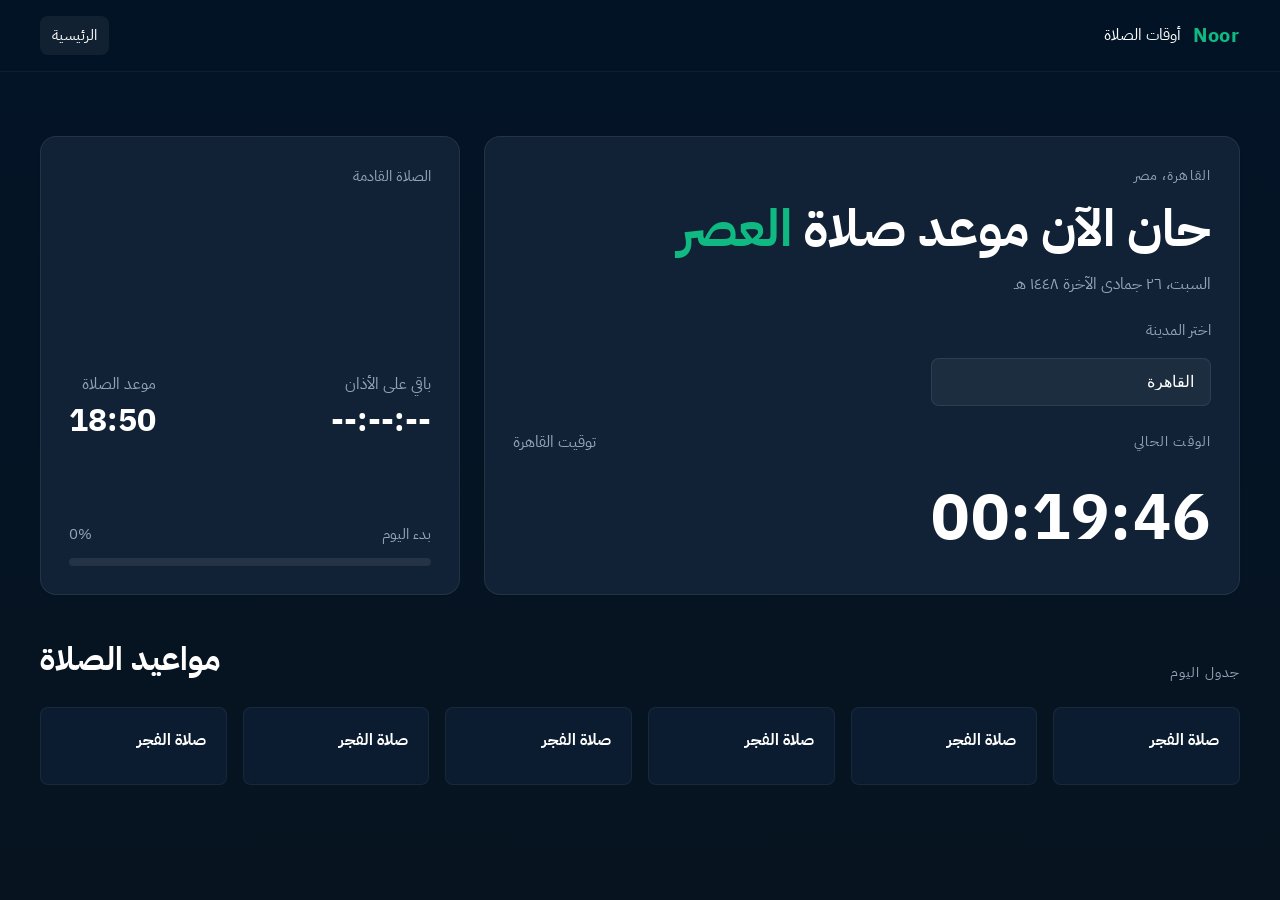
<file: index.html>
<!doctype html>
<html lang="ar" dir="rtl">
  <head>
    <meta charset="UTF-8" />
    <meta name="viewport" content="width=device-width, initial-scale=1.0" />
    <link rel="preconnect" href="https://fonts.googleapis.com" />
    <link rel="preconnect" href="https://fonts.gstatic.com" crossorigin />
    <link
      href="https://fonts.googleapis.com/css2?family=IBM+Plex+Sans+Arabic:wght@400;500;600;700&family=Inter:ital,opsz,wght@0,14..32,100..900;1,14..32,100..900&display=swap"
      rel="stylesheet"
    />
    <link rel="stylesheet" href="./css/dark.css" />
    <link rel="stylesheet" href="./css/style.css" />

    <title>الرئيسية - أوقات الصلاة</title>
  </head>
  <body>
    <header>
      <div class="container header-inner">
        <div class="brand">
          <div class="logo">Noor</div>
          <div class="brand-label">أوقات الصلاة</div>
        </div>
        <nav>
          <a href="#Home" class="nav-link active">الرئيسية</a>
          <!-- <a href="prays.html" class="nav-link">مواعيد الصلاة</a> -->
          <!-- <a href="#about" class="nav-link">عن التطبيق</a> -->
        </nav>
      </div>
    </header>
    <main>
      <section id="overview" class="hero">
        <div class="container hero-grid">
          <section class="panel">
            <div class="hero-meta">
              <p class="eyebrow" id="city-label">القاهرة، مصر</p>
              <h1 id="hero-title">
                حان الآن موعد صلاة <span id="hero-prayer">العصر</span>
              </h1>
              <p class="date-label" id="current-date">
                الجمعة، ١٤ ربيع الثاني ١٤٤٦هـ
              </p>
              <label for="cities" class="city-select-label">اختر المدينة</label>
              <select id="cities" class="city-select"></select>
            </div>
            <div class="clock-panel">
              <div class="clock-meta">
                <p class="eyebrow">الوقت الحالي</p>
                <span>توقيت </span>
              </div>
              <div id="current-time" class="digital-clock">21:07:52</div>
            </div>
          </section>
          <aside class="next-prayer-card">
            <section class="panel">
              <p class="section-title">الصلاة القادمة</p>
              <h2 id="next-prayer-name"></h2>
              <div class="prayer-spot">
                <div>
                  <p class="label">باقي على الأذان</p>
                  <p id="next-prayer-countdown" class="time"></p>
                </div>
                <div>
                  <p class="label">موعد الصلاة</p>
                  <p id="next-prayer-time" class="time">18:50</p>
                </div>
              </div>
              <div class="progress-group">
                <div class="progress-row">
                  <span>بدء اليوم</span>
                  <span id="progress-label">0%</span>
                </div>
                <div class="progress-bar">
                  <div class="progress-fill" id="progress-fill"></div>
                </div>
              </div>
            </section>
          </aside>
        </div>
      </section>
      <section id="prayers" class="prayer-list">
        <div class="container">
          <div class="section-head">
            <p class="eyebrow">جدول اليوم</p>
            <h2>مواعيد الصلاة</h2>
          </div>
          <div id="prayer-cards" class="prayer-grid">
            <div class="prayer-card">
              <h3 class="prayer-name">صلاة الفجر</h3>
              <p class="prayer-time"></p>
              <p class="prayer-note"></p>
            </div>
            <div class="prayer-card">
              <h3 class="prayer-name">صلاة الفجر</h3>
              <p class="prayer-time"></p>
              <p class="prayer-note"></p>
            </div>
            <div class="prayer-card">
              <h3 class="prayer-name">صلاة الفجر</h3>
              <p class="prayer-time"></p>
              <p class="prayer-note"></p>
            </div>
            <div class="prayer-card">
              <h3 class="prayer-name">صلاة الفجر</h3>
              <p class="prayer-time"></p>
              <p class="prayer-note"></p>
            </div>
            <div class="prayer-card">
              <h3 class="prayer-name">صلاة الفجر</h3>
              <p class="prayer-time"></p>
              <p class="prayer-note"></p>
            </div>
            <div class="prayer-card">
              <h3 class="prayer-name">صلاة الفجر</h3>
              <p class="prayer-time"></p>
              <p class="prayer-note"></p>
            </div>
          </div>
        </div>
      </section>
    </main>
    <script src="script.js"></script>
  </body>
</html>
</file>
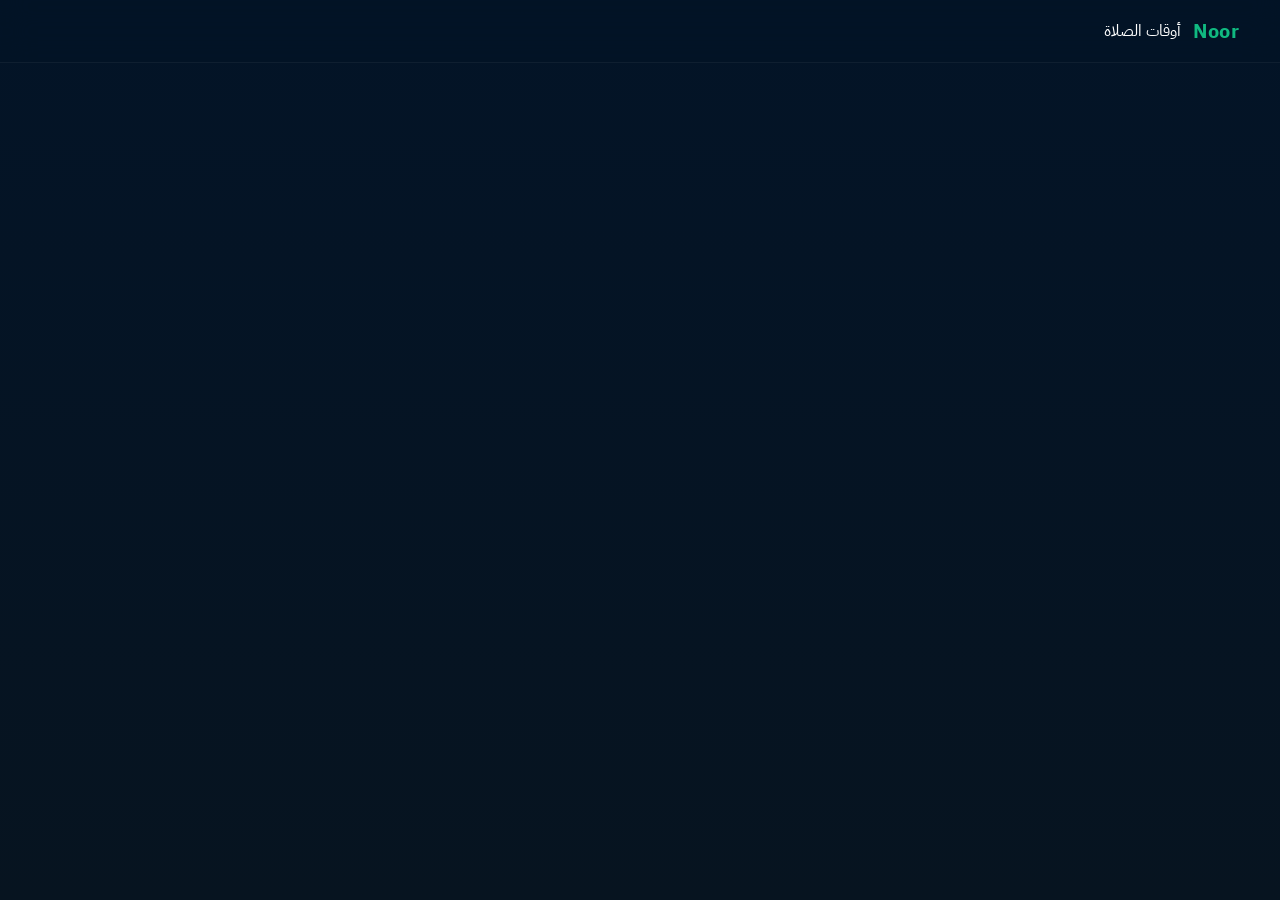
<file: prays.html>
<!doctype html>
<html lang="en" dir="rtl">
  <head>
    <meta charset="UTF-8" />
    <meta name="viewport" content="width=device-width, initial-scale=1.0" />
    <link rel="preconnect" href="https://fonts.googleapis.com" />
    <link rel="preconnect" href="https://fonts.gstatic.com" crossorigin />
    <link
      href="https://fonts.googleapis.com/css2?family=IBM+Plex+Sans+Arabic:wght@400;500;600;700&family=Inter:ital,opsz,wght@0,14..32,100..900;1,14..32,100..900&display=swap"
      rel="stylesheet"
    />
    <link rel="stylesheet" href="./css/dark.css" />
    <link rel="stylesheet" href="./css/style.css" />
    <title>جميع الاوقات - أوقات الصلاة</title>
  </head>
  <body>
    <header>
      <div class="container header-inner">
        <div class="brand">
          <div class="logo">Noor</div>
          <div class="brand-label">أوقات الصلاة</div>
        </div>
        <nav>
          <!-- <a href="index.html" class="nav-link">الرئيسية</a> -->
          <!-- <a href="prays.html" class="nav-link active">مواعيد الصلاة</a> -->
          <!-- <a href="#about" class="nav-link">عن التطبيق</a> -->
        </nav>
      </div>
    </header>
  </body>
</html>
</file>
<file: css/dark.css>
:root {
  /* Colors - Dark Mode (Default) */
  --color-surface: #031427;
  --color-surface-dim: #031427;
  --color-surface-bright: #2a3a4f;
  --color-surface-container-lowest: #000f21;
  --color-surface-container-low: #0b1c30;
  --color-surface-container: #112236;
  --color-surface-container-high: #1a2d42;
  --color-surface-container-highest: #24384e;
  
  --color-on-surface: #ffffff;
  --color-on-surface-variant: #94a3b8;
  --color-outline: #475569;
  --color-outline-variant: #334155;

  --color-primary: #10b981; /* Emerald Green */
  --color-on-primary: #ffffff;
  --color-primary-container: #064e3b;
  --color-on-primary-container: #d1fae5;

  --color-secondary: #38bdf8; /* Sky Blue */
  --color-on-secondary: #ffffff;
  --color-secondary-container: #0c4a6e;
  --color-on-secondary-container: #e0f2fe;

  /* Typography */
  --font-family-base: 'Inter', system-ui, -apple-system, sans-serif;
  
  --font-size-display-lg: 3.5rem;   /* 56px */
  --font-size-headline-lg: 2rem;    /* 32px */
  --font-size-headline-md: 1.5rem;  /* 24px */
  --font-size-title-lg: 1.25rem;    /* 20px */
  --font-size-title-md: 1.125rem;   /* 18px */
  --font-size-body-lg: 1.125rem;    /* 18px */
  --font-size-body-md: 1rem;        /* 16px */
  --font-size-label-md: 0.875rem;   /* 14px */
  --font-size-label-sm: 0.75rem;    /* 12px */

  /* Spacing & Layout */
  --spacing-xs: 0.25rem;  /* 4px */
  --spacing-sm: 0.5rem;   /* 8px */
  --spacing-md: 1rem;     /* 16px */
  --spacing-lg: 1.5rem;   /* 24px */
  --spacing-xl: 2rem;     /* 32px */
  --spacing-2xl: 3rem;    /* 48px */

  /* Shape & Effects */
  --radius-none: 0;
  --radius-sm: 4px;
  --radius-md: 8px;        /* Round Eight Default */
  --radius-lg: 16px;
  --radius-full: 9999px;

  --shadow-sm: 0 1px 2px 0 rgba(0, 0, 0, 0.05);
  --shadow-md: 0 4px 6px -1px rgba(0, 0, 0, 0.1), 0 2px 4px -1px rgba(0, 0, 0, 0.06);
}

/* Light Mode Overrides (Optional) */
[data-theme="light"] {
  --color-surface: #f8fafc;
  --color-on-surface: #0f172a;
  --color-on-surface-variant: #64748b;
  /* ... add other light mode overrides here */
}
</file>
<file: css/style.css>
:root {
  color-scheme: dark;
}

* {
  box-sizing: border-box;
  padding: 0;
  margin: 0;
}

html,
body {
  margin: 0;
  min-height: 100%;
}

body {
  font-family:
    "IBM Plex Sans Arabic",
    "Inter",
    system-ui,
    -apple-system,
    sans-serif;
  background: linear-gradient(180deg, var(--color-surface) 0%, #071420 100%);
  color: var(--color-on-surface);
  line-height: 1.5;
}

button,
a {
  font: inherit;
}

button {
  border: none;
  background: none;
  color: inherit;
  cursor: pointer;
}

img {
  display: block;
  max-width: 100%;
}

.container {
  width: min(1200px, calc(100% - 2rem));
  margin: 0 auto;
}

header {
  position: sticky;
  top: 0;
  z-index: 10;
  background: rgba(3, 20, 39, 0.82);
  backdrop-filter: blur(14px);
  border-bottom: 1px solid rgba(255, 255, 255, 0.05);
}

.header-inner {
  display: flex;
  align-items: center;
  justify-content: space-between;
  gap: 1rem;
  padding: 1rem 0;
}

.brand {
  display: flex;
  align-items: center;
  gap: 0.75rem;
}

.logo {
  font-size: 1.25rem;
  font-weight: 700;
  letter-spacing: 0.04em;
  color: var(--color-primary);
}

nav {
  display: flex;
  gap: 1rem;
}

.nav-link {
  color: var(--color-on-surface-variant);
  text-decoration: none;
  font-size: 0.95rem;
  padding: 0.5rem 0.75rem;
  border-radius: var(--radius-md);
  transition:
    background 0.2s ease,
    color 0.2s ease;
}

.nav-link:hover,
.nav-link.active {
  background: rgba(255, 255, 255, 0.06);
  color: var(--color-on-surface);
}

.actions {
  display: flex;
  gap: 0.75rem;
}

.icon-btn {
  width: 2.75rem;
  height: 2.75rem;
  border-radius: 16px;
  background: rgba(255, 255, 255, 0.04);
  display: grid;
  place-items: center;
  transition:
    transform 0.2s ease,
    background 0.2s ease;
}

.icon-btn:hover {
  transform: translateY(-1px);
  background: rgba(16, 185, 129, 0.12);
}

main {
  padding: 2rem 0 4rem;
}

.hero {
  padding: 2rem 0 2.5rem;
}

.hero-grid {
  display: grid;
  grid-template-columns: minmax(0, 1.8fr) minmax(320px, 1fr);
  gap: 1.5rem;
}

.panel {
  background: var(--color-surface-container);
  border: 1px solid rgba(255, 255, 255, 0.08);
  border-radius: var(--radius-lg);
  padding: 1.75rem;
  box-shadow: var(--shadow-sm);
}

.hero-meta {
  display: grid;
  gap: 1rem;
}

.city-select-label {
  color: var(--color-on-surface-variant);
  font-size: 0.95rem;
  margin-top: 0.5rem;
}

.city-select {
  width: 100%;
  max-width: 280px;
  appearance: none;
  background: rgba(255, 255, 255, 0.05);
  border: 1px solid rgba(255, 255, 255, 0.08);
  color: var(--color-on-surface);
  border-radius: var(--radius-md);
  padding: 0.9rem 1rem;
  font-size: 1rem;
}

.city-select option {
  background: var(--color-surface);
}

.eyebrow {
  margin: 0;
  color: var(--color-on-surface-variant);
  letter-spacing: 0.08em;
  font-size: 0.875rem;
  text-transform: uppercase;
}

.hero-meta h1 {
  margin: 0;
  font-size: clamp(2.1rem, 4vw, 3.5rem);
  line-height: 1.05;
  font-weight: 700;
}

.hero-meta h1 span {
  color: var(--color-primary);
}

.hero-meta .date-label {
  margin: 0;
  color: var(--color-on-surface-variant);
  font-size: 0.975rem;
}

.clock-panel {
  display: grid;
  gap: 1rem;
  margin-top: 1.5rem;
}

.digital-clock {
  font-size: clamp(2.5rem, 5vw, 4.5rem);
  font-weight: 700;
  letter-spacing: 1.2px;
}

.clock-meta {
  display: flex;
  align-items: center;
  justify-content: space-between;
  gap: 1rem;
  flex-wrap: wrap;
}

.clock-meta span {
  color: var(--color-on-surface-variant);
}

.next-prayer-card {
  display: grid;
  gap: 1.5rem;
}

.next-prayer-card .panel {
  display: flex;
  flex-direction: column;
  justify-content: space-between;
  min-height: 100%;
}

.next-prayer-card .section-title {
  margin: 0 0 0.75rem;
  color: var(--color-on-surface-variant);
  font-size: 0.95rem;
}

.next-prayer-card h2 {
  margin: 0;
  font-size: 2rem;
  line-height: 1.1;
}

.prayer-spot {
  display: flex;
  justify-content: space-between;
  align-items: baseline;
  gap: 1rem;
  margin-top: 1rem;
}

.prayer-spot .label {
  color: var(--color-on-surface-variant);
}

.prayer-spot .time {
  font-size: 2rem;
  font-weight: 700;
}

.progress-group {
  display: grid;
  gap: 0.75rem;
}

.progress-row {
  display: flex;
  justify-content: space-between;
  gap: 1rem;
  font-size: 0.95rem;
  color: var(--color-on-surface-variant);
}

.progress-bar {
  width: 100%;
  height: 0.5rem;
  border-radius: 999px;
  background: rgba(255, 255, 255, 0.08);
  overflow: hidden;
}

.progress-fill {
  height: 100%;
  width: 0%;
  border-radius: 999px;
  background: linear-gradient(
    90deg,
    var(--color-surface-bright),
    var(--color-primary)
  );
  transition: width 0.3s ease;
}

.section-head {
  display: flex;
  align-items: flex-end;
  justify-content: space-between;
  gap: 1rem;
  margin-bottom: 1.5rem;
}

.section-head h2 {
  margin: 0;
  font-size: 2rem;
}

.prayer-grid {
  display: grid;
  grid-template-columns: repeat(auto-fit, minmax(180px, 1fr));
  gap: 1rem;
}

.prayer-card {
  background: var(--color-surface-container-low);
  border: 1px solid rgba(255, 255, 255, 0.06);
  border-radius: var(--radius-md);
  padding: 1.25rem;
  transition:
    transform 0.2s ease,
    border-color 0.2s ease,
    background 0.2s ease;
}

.prayer-card:hover {
  transform: translateY(-2px);
}

.prayer-card.active {
  border-color: var(--color-primary);
  background: rgba(16, 185, 129, 0.08);
}

.prayer-card .prayer-name {
  margin: 0 0 0.75rem;
  font-weight: 700;
  font-size: 1rem;
}

.prayer-card .prayer-time {
  margin: 0;
  font-size: 1.5rem;
  font-weight: 700;
}

.prayer-card .prayer-note {
  margin: 0.75rem 0 0;
  color: var(--color-on-surface-variant);
  font-size: 0.95rem;
}

.footer-note {
  margin-top: 3rem;
  padding: 1.5rem;
  border-radius: var(--radius-lg);
  background: rgba(255, 255, 255, 0.03);
  color: var(--color-on-surface-variant);
  text-align: center;
}

@media (max-width: 900px) {
  .hero-grid {
    grid-template-columns: 1fr;
  }

  .header-inner {
    flex-wrap: wrap;
    justify-content: center;
    text-align: center;
  }

  nav {
    justify-content: center;
    width: 100%;
  }
}

@media (max-width: 640px) {
  .hero {
    padding-top: 1.5rem;
  }

  .hero-meta h1 {
    font-size: 2.4rem;
  }

  .digital-clock {
    font-size: 2.2rem;
  }

  .prayer-card {
    padding: 1rem;
  }
}
</file>
